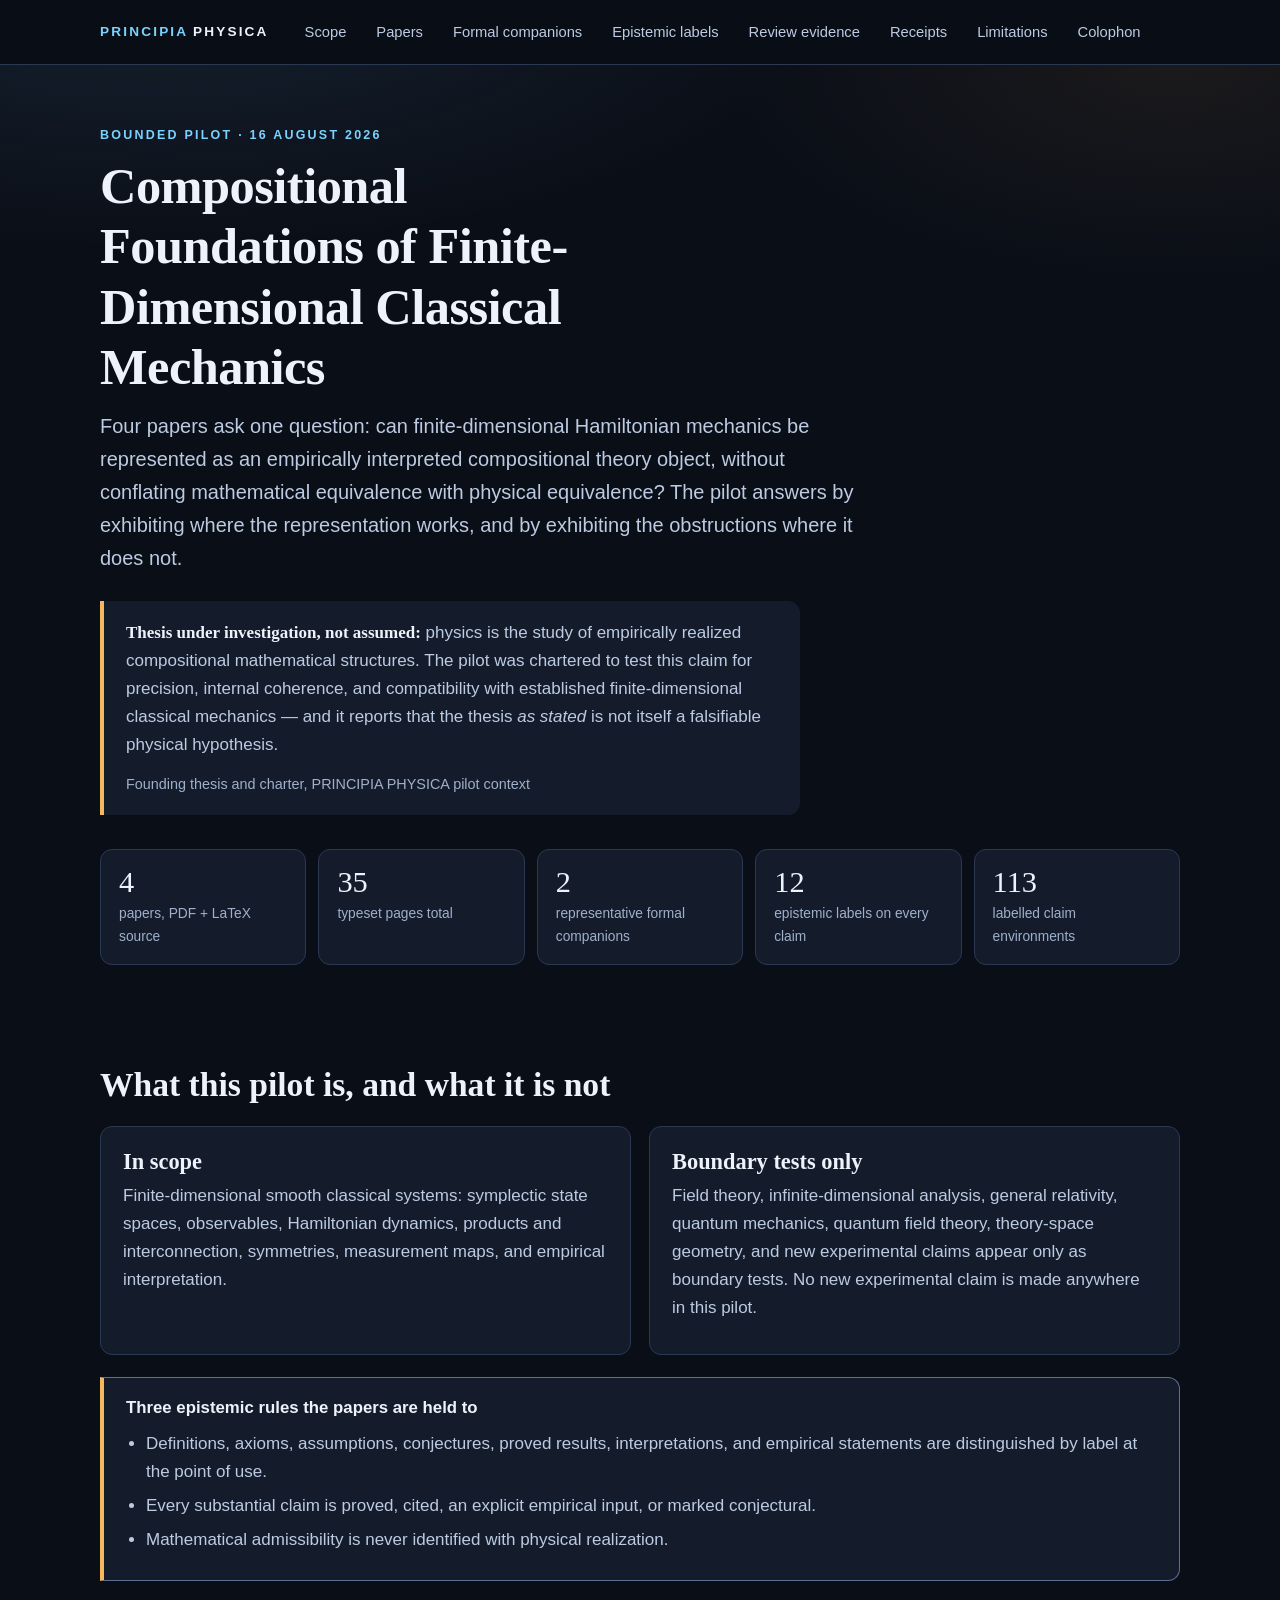
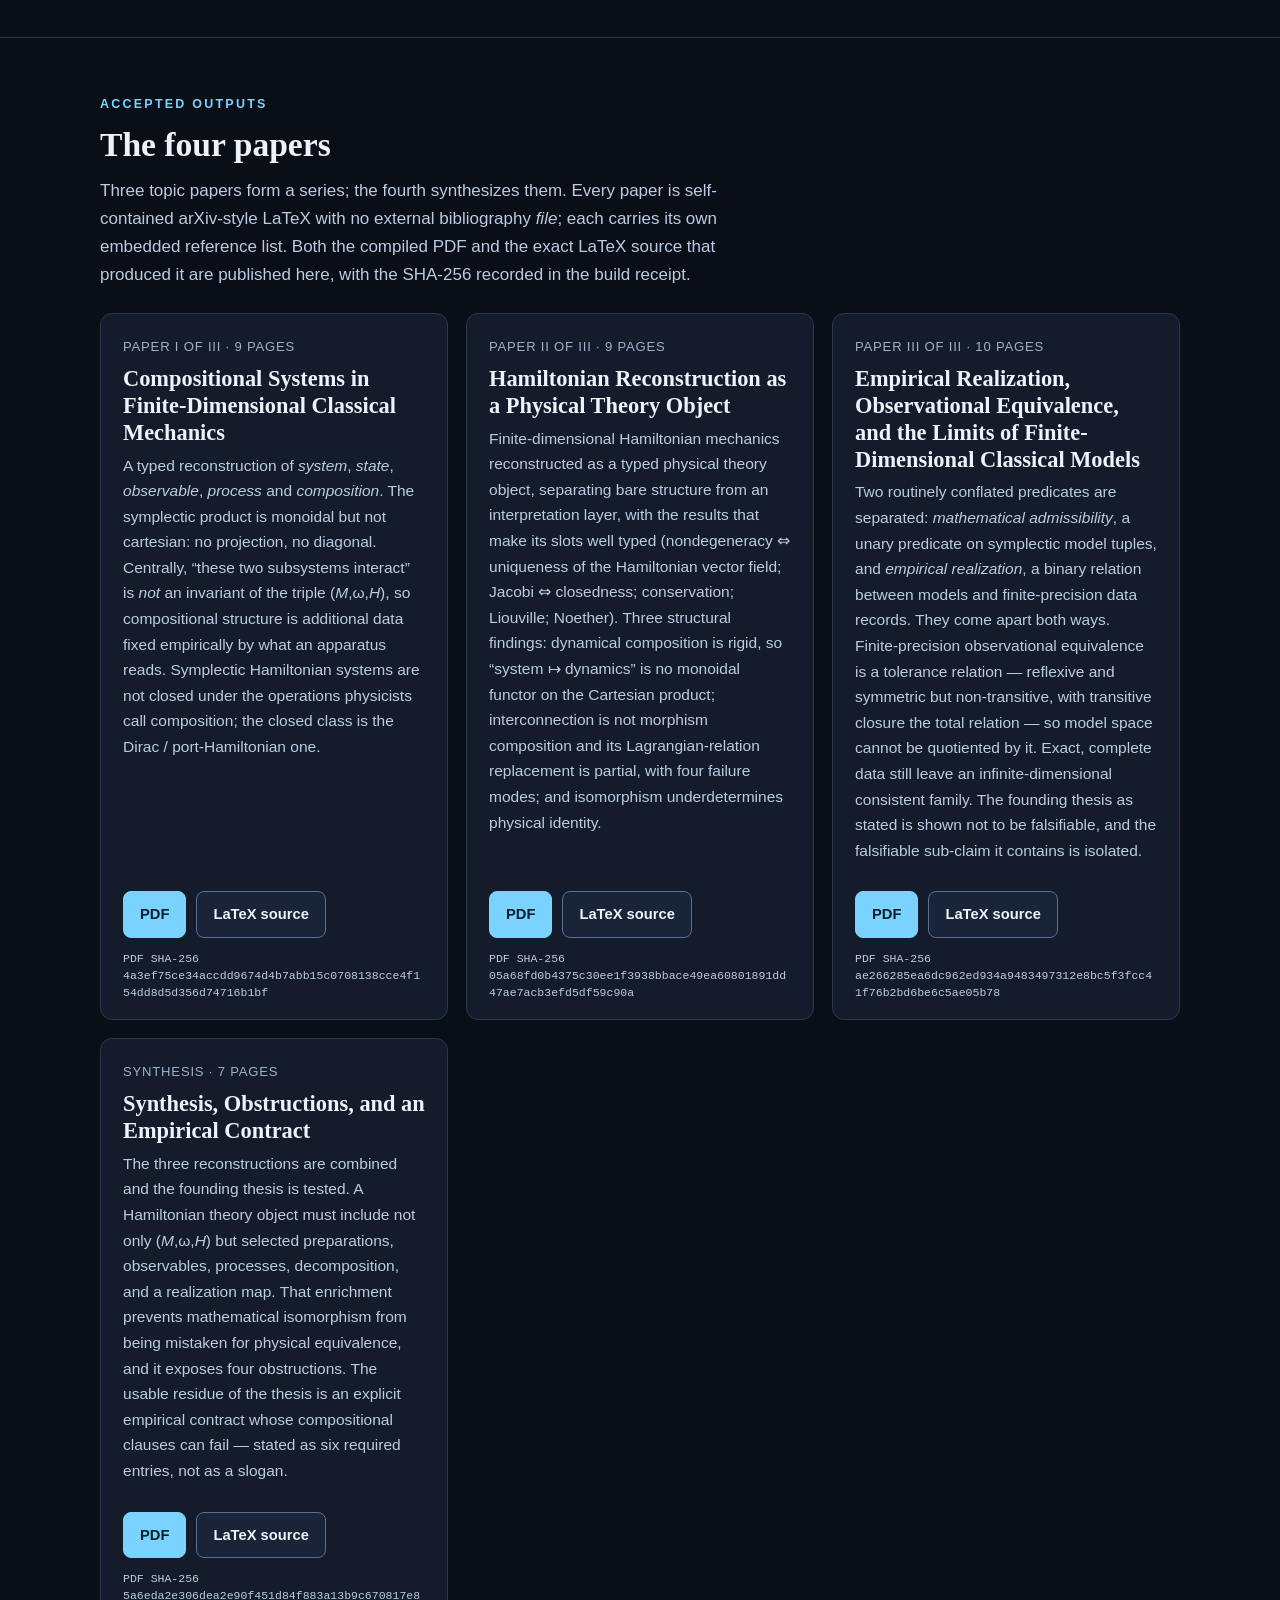
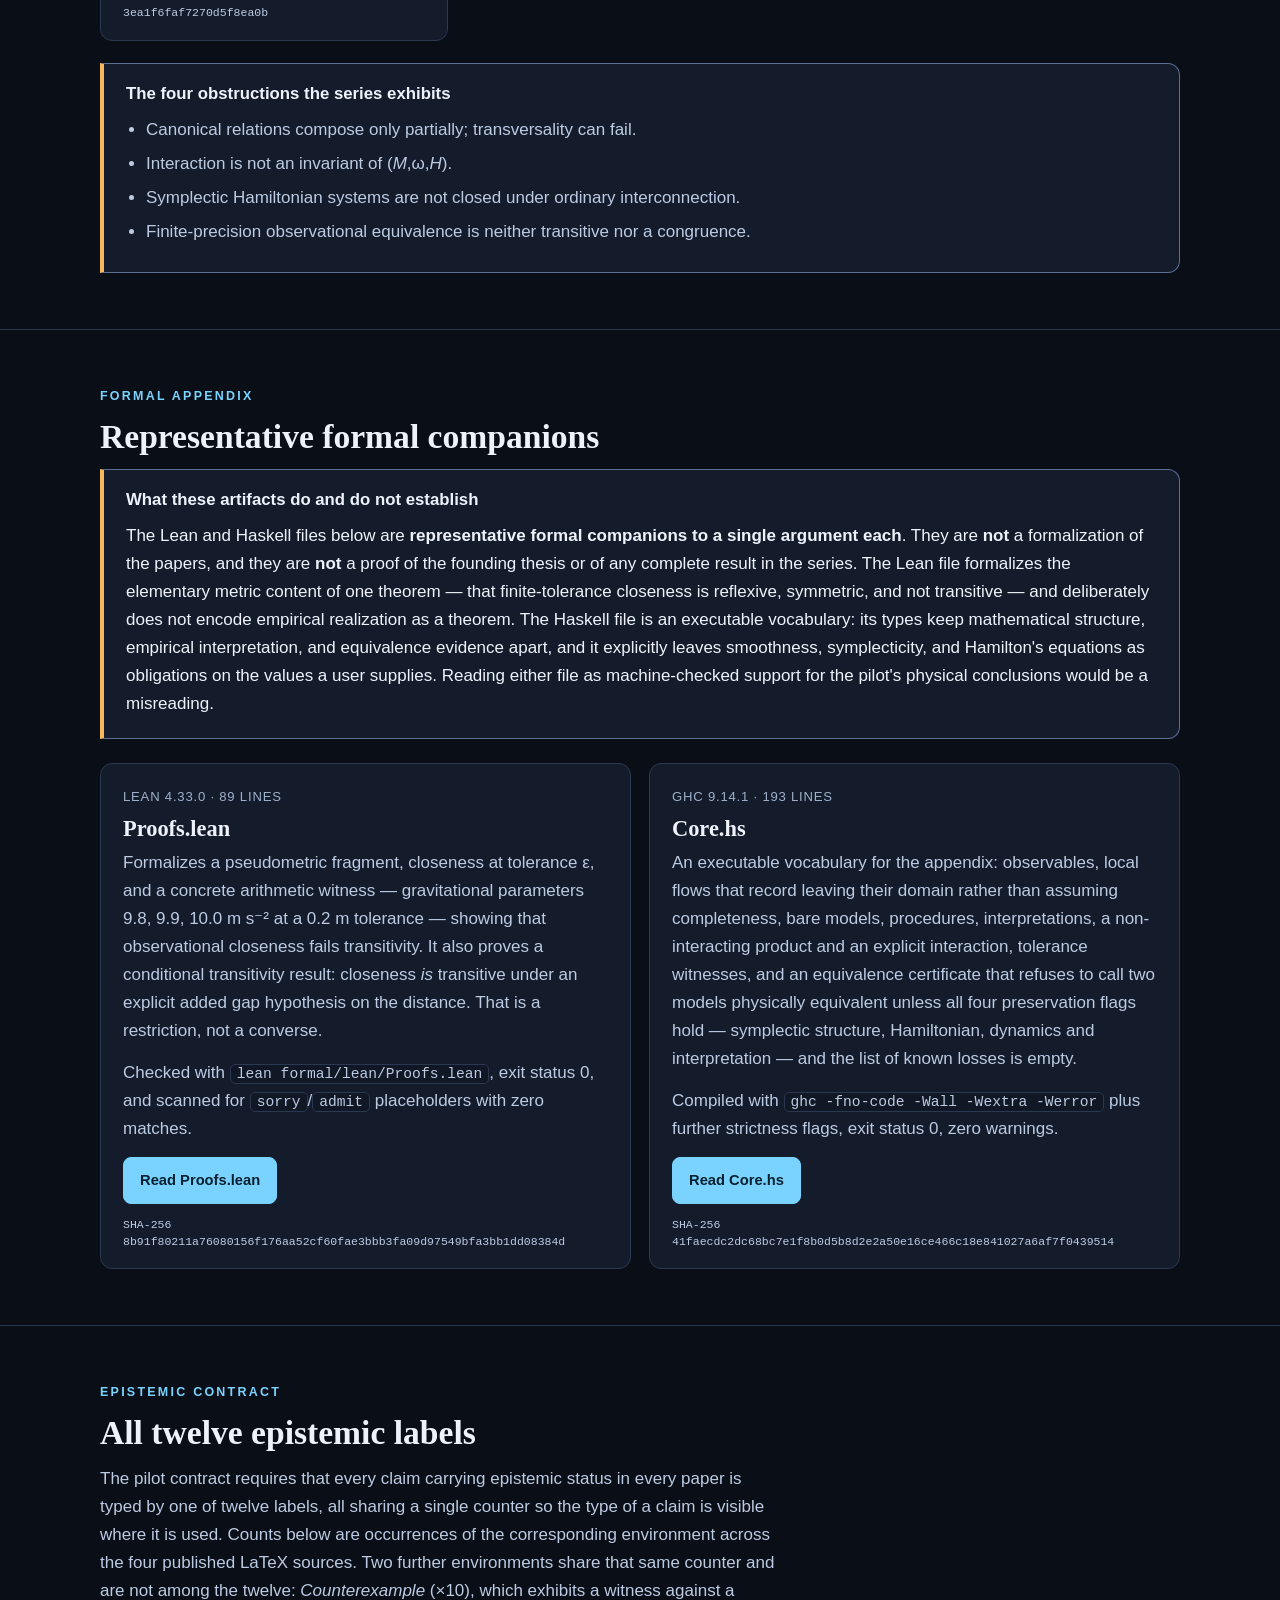
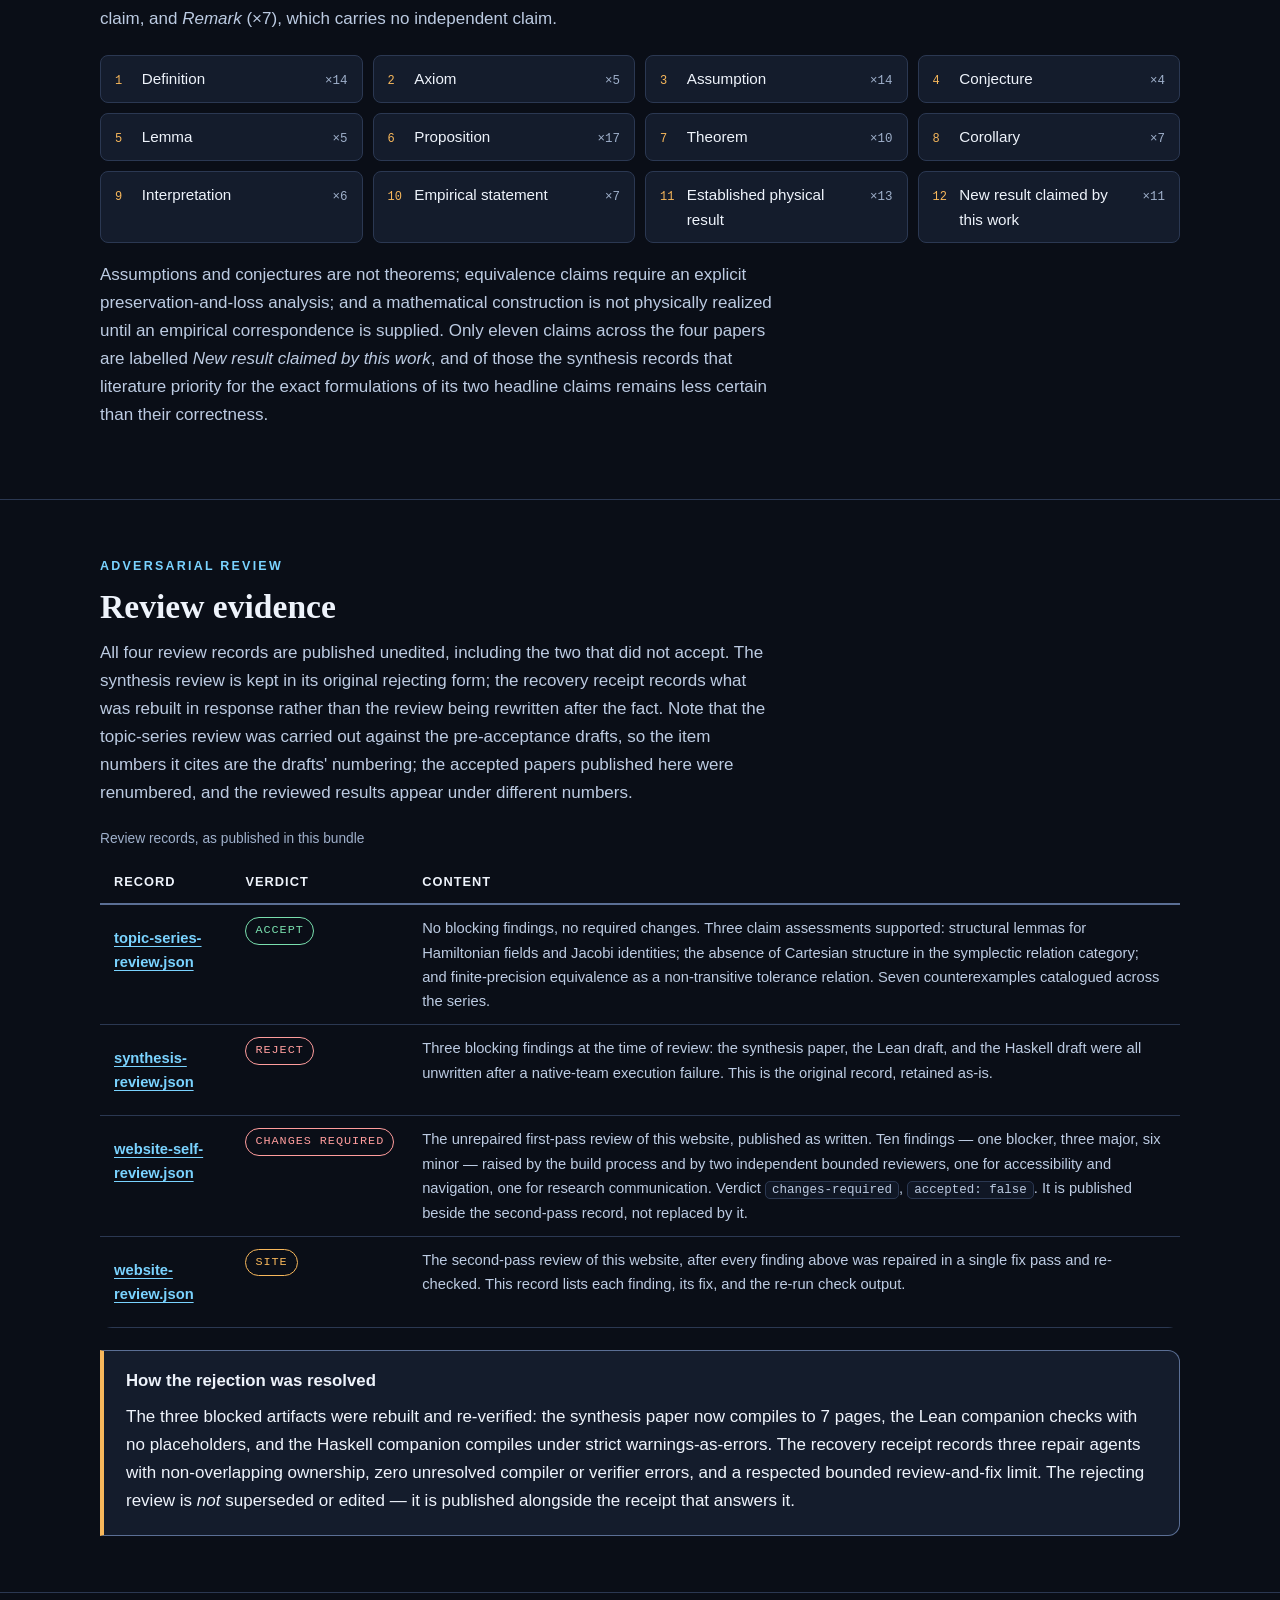
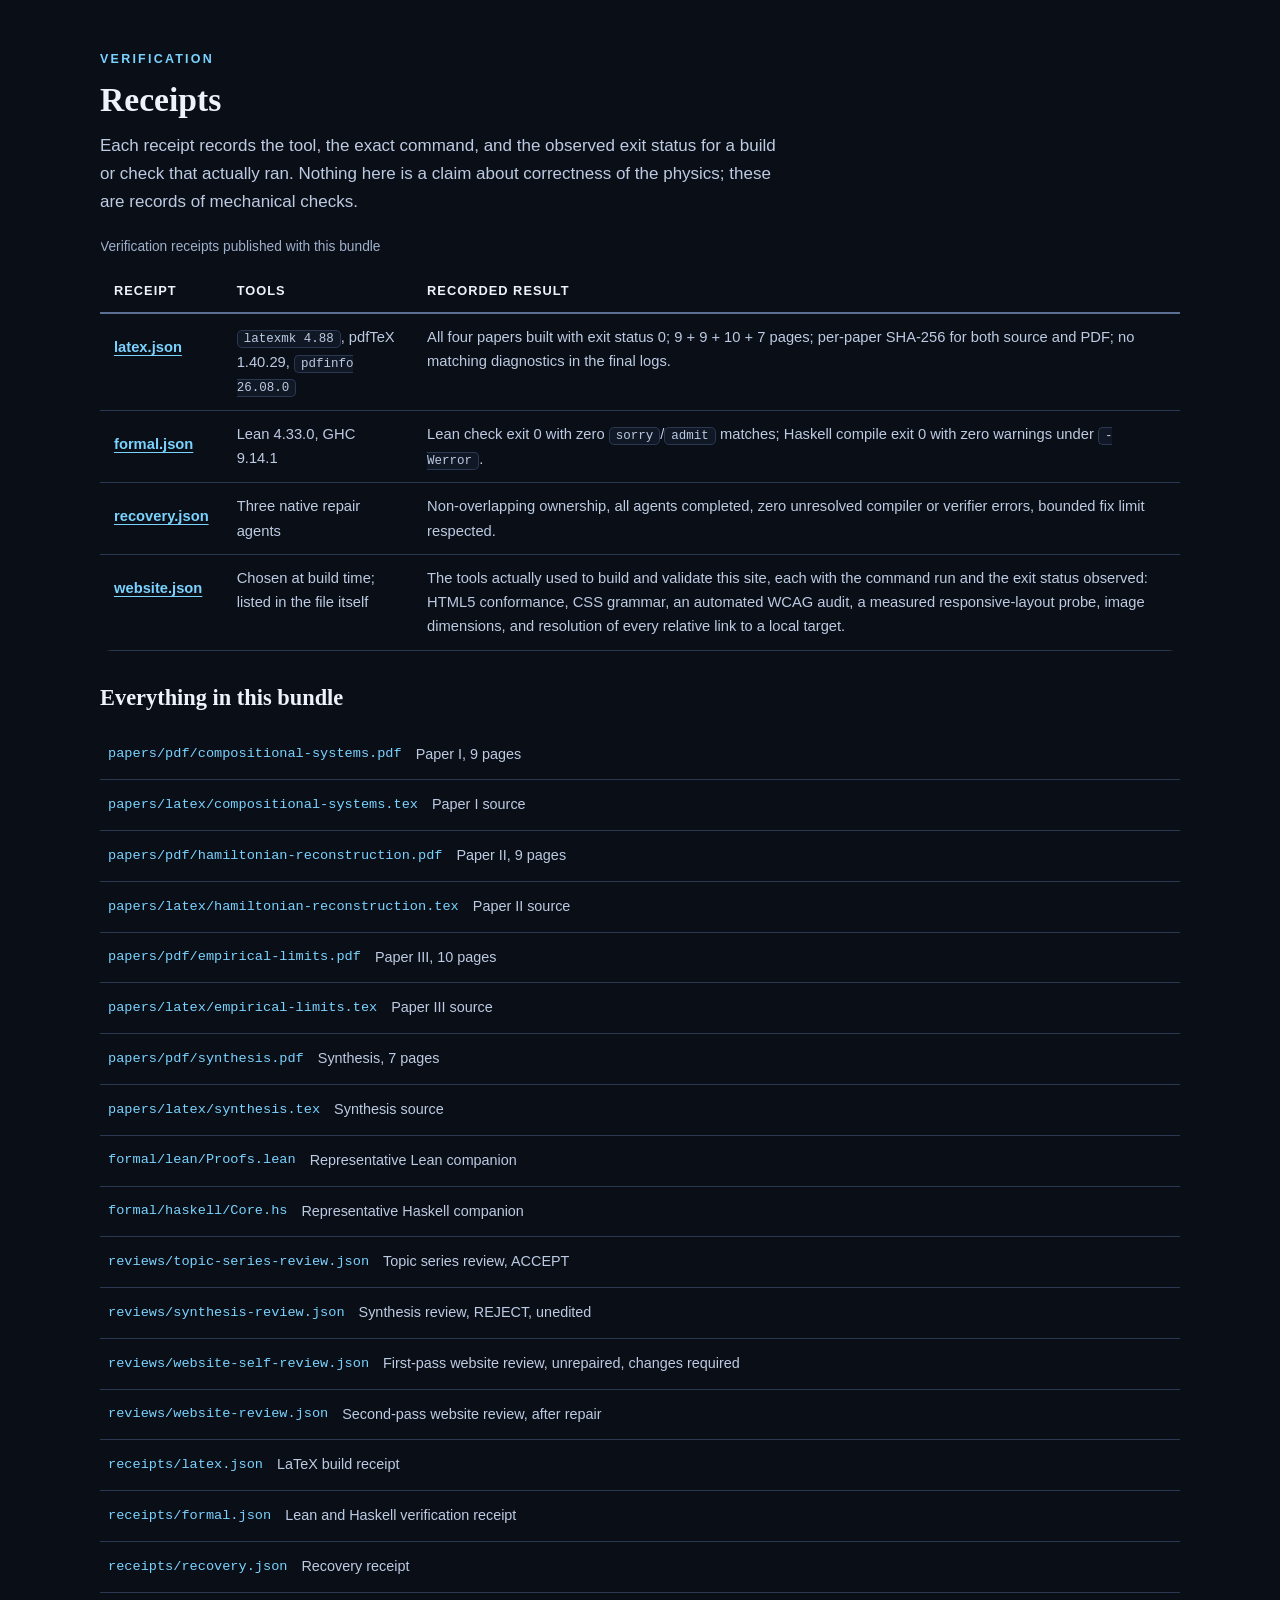
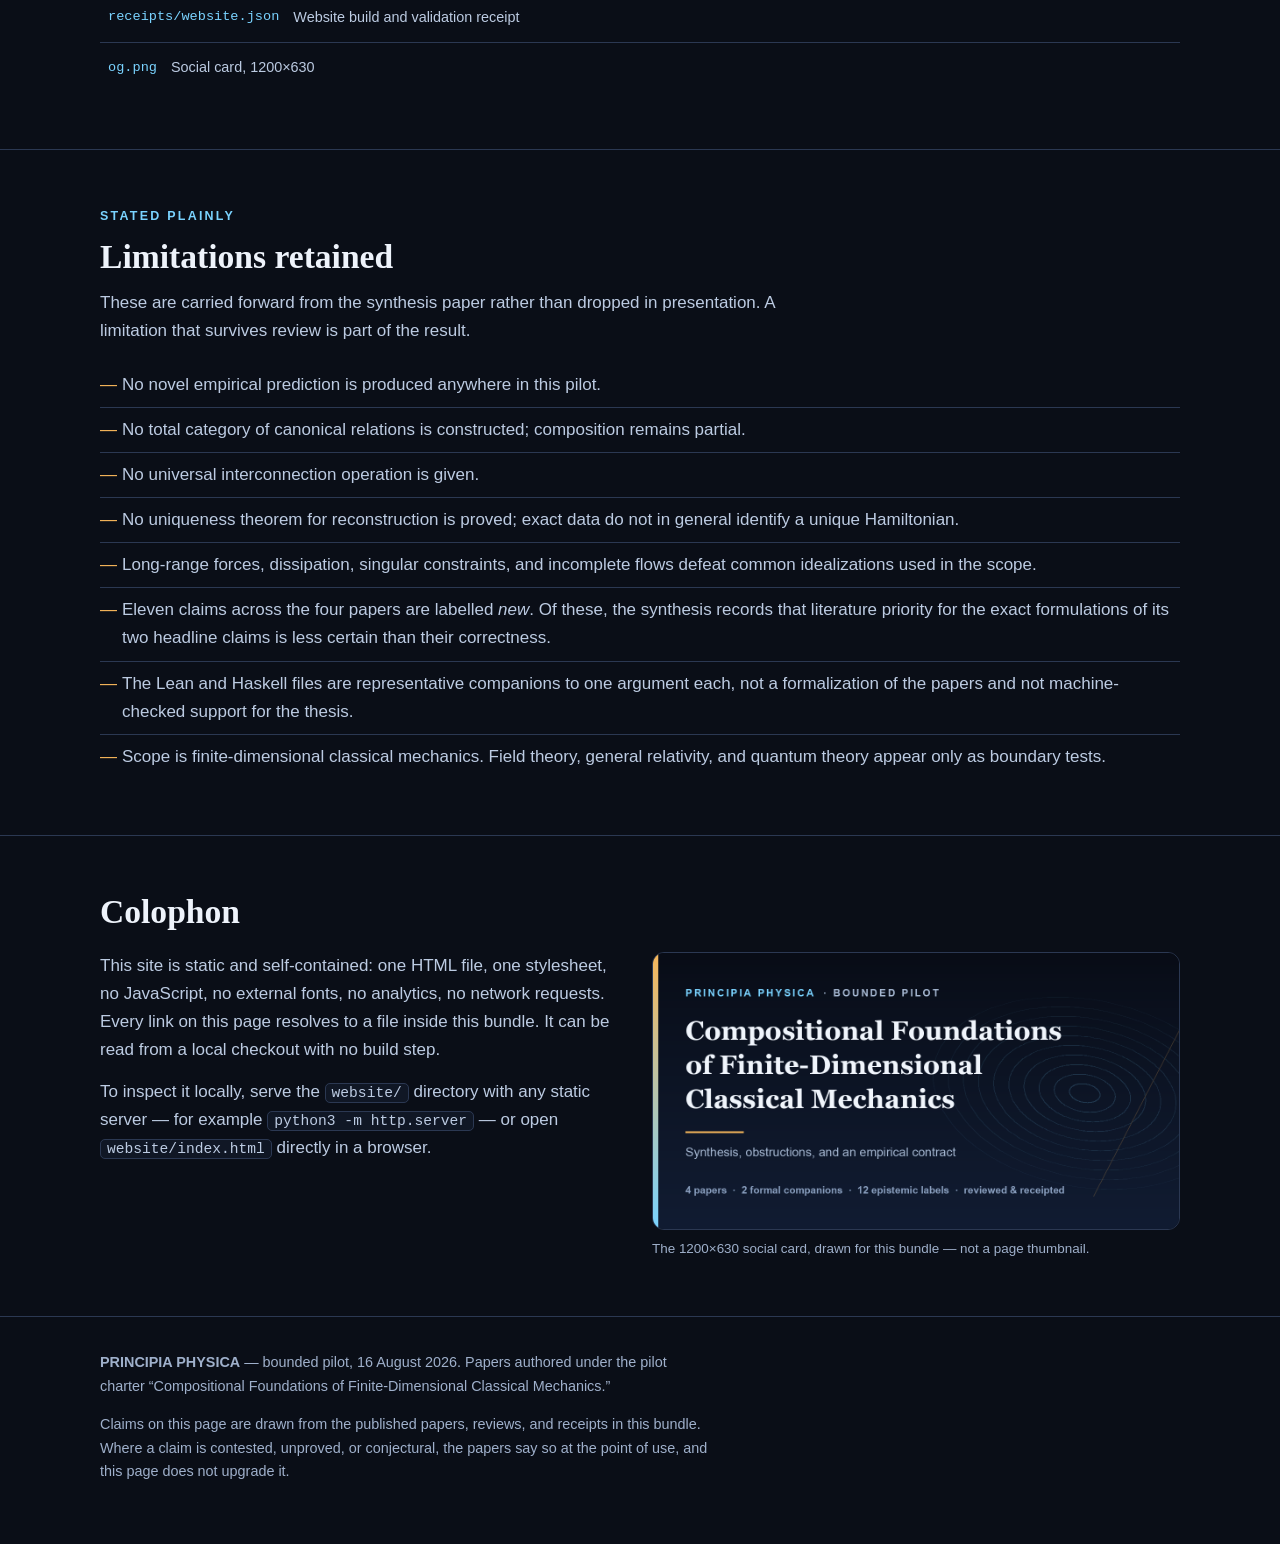
<file: website/index.html>
<!DOCTYPE html>
<html lang="en">
<head>
<meta charset="utf-8">
<meta name="viewport" content="width=device-width, initial-scale=1">
<title>Compositional Foundations of Classical Mechanics — PRINCIPIA PHYSICA</title>
<meta name="description" content="A bounded four-paper pilot testing whether finite-dimensional Hamiltonian mechanics can be represented as an empirically interpreted compositional theory object. Papers, representative Lean and Haskell companions, review evidence, and verification receipts.">
<meta name="color-scheme" content="dark">
<meta name="robots" content="index, follow">
<!-- Social card. The release step rewrote these to absolute URLs against the
     production origin that was actually deployed and read back. -->
<meta property="og:type" content="website">
<meta property="og:title" content="Compositional Foundations of Finite-Dimensional Classical Mechanics">
<meta property="og:description" content="PRINCIPIA PHYSICA bounded pilot: four reviewed papers, two representative formal companions, twelve epistemic labels, and verification receipts.">
<meta property="og:url" content="https://principia-physica-pilot.vercel.app/">
<meta property="og:image" content="https://principia-physica-pilot.vercel.app/og.png">
<meta property="og:image:width" content="1200">
<meta property="og:image:height" content="630">
<meta property="og:image:alt" content="Dark title card reading Compositional Foundations of Finite-Dimensional Classical Mechanics, with a faint symplectic phase-portrait motif.">
<meta name="twitter:card" content="summary_large_image">
<meta name="twitter:title" content="Compositional Foundations of Finite-Dimensional Classical Mechanics">
<meta name="twitter:description" content="PRINCIPIA PHYSICA bounded pilot: four reviewed papers, two representative formal companions, twelve epistemic labels, and verification receipts.">
<meta name="twitter:image" content="https://principia-physica-pilot.vercel.app/og.png">
<link rel="canonical" href="https://principia-physica-pilot.vercel.app/">
<link rel="stylesheet" href="styles.css">
<link rel="icon" href="data:image/svg+xml,%3Csvg xmlns='http://www.w3.org/2000/svg' viewBox='0 0 32 32'%3E%3Crect width='32' height='32' rx='6' fill='%230a0e17'/%3E%3Cellipse cx='16' cy='16' rx='11' ry='6.5' fill='none' stroke='%237ad3ff' stroke-width='1.6'/%3E%3Cellipse cx='16' cy='16' rx='5.5' ry='3.2' fill='none' stroke='%23f7b75b' stroke-width='1.6'/%3E%3C/svg%3E">
</head>
<body>

<a class="skip-link" href="#main">Skip to main content</a>

<header class="site-header">
  <div class="wrap">
    <a class="brand" href="#top"><span>PRINCIPIA</span> PHYSICA</a>
    <nav class="site-nav" aria-label="Section navigation">
      <ul>
        <li><a href="#scope">Scope</a></li>
        <li><a href="#papers">Papers</a></li>
        <li><a href="#formal">Formal companions</a></li>
        <li><a href="#labels">Epistemic labels</a></li>
        <li><a href="#reviews">Review evidence</a></li>
        <li><a href="#receipts">Receipts</a></li>
        <li><a href="#limits">Limitations</a></li>
        <li><a href="#colophon">Colophon</a></li>
      </ul>
    </nav>
  </div>
</header>

<main id="main">

  <div id="top" class="hero">
    <div class="wrap">
      <p class="eyebrow">Bounded pilot &middot; 16 August 2026</p>
      <h1>Compositional Foundations of Finite-Dimensional Classical Mechanics</h1>
      <p class="lede">Four papers ask one question: can finite-dimensional Hamiltonian mechanics be
      represented as an empirically interpreted compositional theory object, without conflating
      mathematical equivalence with physical equivalence? The pilot answers by exhibiting where the
      representation works, and by exhibiting the obstructions where it does not.</p>

      <blockquote class="thesis">
        <p><strong>Thesis under investigation, not assumed:</strong> physics is the study of
        empirically realized compositional mathematical structures. The pilot was chartered to test
        this claim for precision, internal coherence, and compatibility with established
        finite-dimensional classical mechanics &mdash; and it reports that the thesis <em>as
        stated</em> is not itself a falsifiable physical hypothesis.</p>
        <cite>Founding thesis and charter, PRINCIPIA PHYSICA pilot context</cite>
      </blockquote>

      <ul class="stats">
        <li><span class="num">4</span><span class="lbl">papers, PDF + LaTeX source</span></li>
        <li><span class="num">35</span><span class="lbl">typeset pages total</span></li>
        <li><span class="num">2</span><span class="lbl">representative formal companions</span></li>
        <li><span class="num">12</span><span class="lbl">epistemic labels on every claim</span></li>
        <li><span class="num">113</span><span class="lbl">labelled claim environments</span></li>
      </ul>
    </div>
  </div>

  <!-- ---------------------------------------------------------------- -->
  <section id="scope" class="band">
    <div class="wrap">
      <h2>What this pilot is, and what it is not</h2>
      <div class="grid two mt-20">
        <div class="card">
          <h3>In scope</h3>
          <p>Finite-dimensional smooth classical systems: symplectic state spaces, observables,
          Hamiltonian dynamics, products and interconnection, symmetries, measurement maps, and
          empirical interpretation.</p>
        </div>
        <div class="card">
          <h3>Boundary tests only</h3>
          <p>Field theory, infinite-dimensional analysis, general relativity, quantum mechanics,
          quantum field theory, theory-space geometry, and new experimental claims appear only as
          boundary tests. No new experimental claim is made anywhere in this pilot.</p>
        </div>
      </div>

      <div class="callout">
        <h3>Three epistemic rules the papers are held to</h3>
        <ul>
          <li>Definitions, axioms, assumptions, conjectures, proved results, interpretations, and
          empirical statements are distinguished by label at the point of use.</li>
          <li>Every substantial claim is proved, cited, an explicit empirical input, or marked
          conjectural.</li>
          <li>Mathematical admissibility is never identified with physical realization.</li>
        </ul>
      </div>
    </div>
  </section>

  <!-- ---------------------------------------------------------------- -->
  <section id="papers" class="band">
    <div class="wrap">
      <p class="eyebrow">Accepted outputs</p>
      <h2>The four papers</h2>
      <p class="section-intro">Three topic papers form a series; the fourth synthesizes them. Every
      paper is self-contained arXiv-style LaTeX with no external bibliography <em>file</em>; each
      carries its own embedded reference list. Both the compiled PDF
      and the exact LaTeX source that produced it are published here, with the SHA-256 recorded in
      the build receipt.</p>

      <div class="grid two mt-24">

        <article class="card paper">
          <p class="meta">Paper I of III &middot; 9 pages</p>
          <h3>Compositional Systems in Finite-Dimensional Classical Mechanics</h3>
          <p class="abstract">A typed reconstruction of <em>system</em>, <em>state</em>,
          <em>observable</em>, <em>process</em> and <em>composition</em>. The symplectic product is
          monoidal but not cartesian: no projection, no diagonal. Centrally, &ldquo;these two
          subsystems interact&rdquo; is <em>not</em> an invariant of the triple
          (<i>M</i>,&#969;,<i>H</i>), so compositional structure is additional data fixed empirically
          by what an apparatus reads. Symplectic Hamiltonian systems are not closed under the
          operations physicists call composition; the closed class is the Dirac / port-Hamiltonian
          one.</p>
          <div class="actions">
            <a class="btn btn-primary" href="papers/pdf/compositional-systems.pdf">PDF<span class="vh">, Compositional Systems in Finite-Dimensional Classical Mechanics</span></a>
            <a class="btn" href="papers/latex/compositional-systems.tex">LaTeX source<span class="vh">, Compositional Systems in Finite-Dimensional Classical Mechanics</span></a>
          </div>
          <p class="hashline"><span>PDF SHA-256</span><br>4a3ef75ce34accdd9674d4b7abb15c0708138cce4f154dd8d5d356d74716b1bf</p>
        </article>

        <article class="card paper">
          <p class="meta">Paper II of III &middot; 9 pages</p>
          <h3>Hamiltonian Reconstruction as a Physical Theory Object</h3>
          <p class="abstract">Finite-dimensional Hamiltonian mechanics reconstructed as a typed
          physical theory object, separating bare structure from an interpretation layer, with the
          results that make its slots well typed (nondegeneracy &hArr; uniqueness of the Hamiltonian
          vector field; Jacobi &hArr; closedness; conservation; Liouville; Noether). Three structural
          findings: dynamical composition is rigid, so &ldquo;system &#8614; dynamics&rdquo; is no
          monoidal functor on the Cartesian product; interconnection is not morphism composition and
          its Lagrangian-relation replacement is partial, with four failure modes; and isomorphism
          underdetermines physical identity.</p>
          <div class="actions">
            <a class="btn btn-primary" href="papers/pdf/hamiltonian-reconstruction.pdf">PDF<span class="vh">, Hamiltonian Reconstruction as a Physical Theory Object</span></a>
            <a class="btn" href="papers/latex/hamiltonian-reconstruction.tex">LaTeX source<span class="vh">, Hamiltonian Reconstruction as a Physical Theory Object</span></a>
          </div>
          <p class="hashline"><span>PDF SHA-256</span><br>05a68fd0b4375c30ee1f3938bbace49ea60801891dd47ae7acb3efd5df59c90a</p>
        </article>

        <article class="card paper">
          <p class="meta">Paper III of III &middot; 10 pages</p>
          <h3>Empirical Realization, Observational Equivalence, and the Limits of Finite-Dimensional Classical Models</h3>
          <p class="abstract">Two routinely conflated predicates are separated: <em>mathematical
          admissibility</em>, a unary predicate on symplectic model tuples, and <em>empirical
          realization</em>, a binary relation between models and finite-precision data records. They
          come apart both ways. Finite-precision observational equivalence is a tolerance relation
          &mdash; reflexive and symmetric but non-transitive, with transitive closure the total
          relation &mdash; so model space cannot be quotiented by it. Exact, complete data still leave
          an infinite-dimensional consistent family. The founding thesis as stated is shown not to be
          falsifiable, and the falsifiable sub-claim it contains is isolated.</p>
          <div class="actions">
            <a class="btn btn-primary" href="papers/pdf/empirical-limits.pdf">PDF<span class="vh">, Empirical Realization, Observational Equivalence, and the Limits of Finite-Dimensional Classical Models</span></a>
            <a class="btn" href="papers/latex/empirical-limits.tex">LaTeX source<span class="vh">, Empirical Realization, Observational Equivalence, and the Limits of Finite-Dimensional Classical Models</span></a>
          </div>
          <p class="hashline"><span>PDF SHA-256</span><br>ae266285ea6dc962ed934a9483497312e8bc5f3fcc41f76b2bd6be6c5ae05b78</p>
        </article>

        <article class="card paper">
          <p class="meta">Synthesis &middot; 7 pages</p>
          <h3>Synthesis, Obstructions, and an Empirical Contract</h3>
          <p class="abstract">The three reconstructions are combined and the founding thesis is
          tested. A Hamiltonian theory object must include not only (<i>M</i>,&#969;,<i>H</i>) but
          selected preparations, observables, processes, decomposition, and a realization map. That
          enrichment prevents mathematical isomorphism from being mistaken for physical equivalence,
          and it exposes four obstructions. The usable residue of the thesis is an explicit empirical
          contract whose compositional clauses can fail &mdash; stated as six required entries, not as
          a slogan.</p>
          <div class="actions">
            <a class="btn btn-primary" href="papers/pdf/synthesis.pdf">PDF<span class="vh">, Synthesis, Obstructions, and an Empirical Contract</span></a>
            <a class="btn" href="papers/latex/synthesis.tex">LaTeX source<span class="vh">, Synthesis, Obstructions, and an Empirical Contract</span></a>
          </div>
          <p class="hashline"><span>PDF SHA-256</span><br>5a6eda2e306dea2e90f451d84f883a13b9c670817e83ea1f6faf7270d5f8ea0b</p>
        </article>

      </div>

      <div class="callout">
        <h3>The four obstructions the series exhibits</h3>
        <ul>
          <li>Canonical relations compose only partially; transversality can fail.</li>
          <li>Interaction is not an invariant of (<i>M</i>,&#969;,<i>H</i>).</li>
          <li>Symplectic Hamiltonian systems are not closed under ordinary interconnection.</li>
          <li>Finite-precision observational equivalence is neither transitive nor a congruence.</li>
        </ul>
      </div>
    </div>
  </section>

  <!-- ---------------------------------------------------------------- -->
  <section id="formal" class="band">
    <div class="wrap">
      <p class="eyebrow">Formal appendix</p>
      <h2>Representative formal companions</h2>

      <div class="callout mt-0">
        <h3>What these artifacts do and do not establish</h3>
        <p>The Lean and Haskell files below are <strong>representative formal companions to a single
        argument each</strong>. They are <strong>not</strong> a formalization of the papers, and they
        are <strong>not</strong> a proof of the founding thesis or of any complete result in the
        series. The Lean file formalizes the elementary metric content of one theorem &mdash; that
        finite-tolerance closeness is reflexive, symmetric, and not transitive &mdash; and
        deliberately does not encode empirical realization as a theorem. The Haskell file is an
        executable vocabulary: its types keep mathematical structure, empirical interpretation, and
        equivalence evidence apart, and it explicitly leaves smoothness, symplecticity, and
        Hamilton's equations as obligations on the values a user supplies. Reading either file as
        machine-checked support for the pilot's physical conclusions would be a misreading.</p>
      </div>

      <div class="grid two mt-24">
        <article class="card">
          <p class="meta">Lean 4.33.0 &middot; 89 lines</p>
          <h3>Proofs.lean</h3>
          <p>Formalizes a pseudometric fragment, closeness at tolerance &#949;, and a concrete
          arithmetic witness &mdash; gravitational parameters 9.8, 9.9, 10.0 m&nbsp;s&#8315;&#178; at a
          0.2&nbsp;m tolerance &mdash; showing that observational closeness fails transitivity. It also
          proves a conditional transitivity result: closeness <em>is</em> transitive under an explicit
          added gap hypothesis on the distance. That is a restriction, not a converse.</p>
          <p>Checked with <code>lean formal/lean/Proofs.lean</code>, exit status 0, and scanned for
          <code>sorry</code>/<code>admit</code> placeholders with zero matches.</p>
          <div class="actions">
            <a class="btn btn-primary" href="formal/lean/Proofs.lean">Read Proofs.lean</a>
          </div>
          <p class="hashline"><span>SHA-256</span><br>8b91f80211a76080156f176aa52cf60fae3bbb3fa09d97549bfa3bb1dd08384d</p>
        </article>

        <article class="card">
          <p class="meta">GHC 9.14.1 &middot; 193 lines</p>
          <h3>Core.hs</h3>
          <p>An executable vocabulary for the appendix: observables, local flows that record leaving
          their domain rather than assuming completeness, bare models, procedures, interpretations,
          a non-interacting product and an explicit interaction, tolerance witnesses, and an
          equivalence certificate that refuses to call two models physically equivalent unless all
          four preservation flags hold &mdash; symplectic structure, Hamiltonian, dynamics and
          interpretation &mdash; and the list of known losses is empty.</p>
          <p>Compiled with <code>ghc -fno-code -Wall -Wextra -Werror</code> plus further strictness
          flags, exit status 0, zero warnings.</p>
          <div class="actions">
            <a class="btn btn-primary" href="formal/haskell/Core.hs">Read Core.hs</a>
          </div>
          <p class="hashline"><span>SHA-256</span><br>41faecdc2dc68bc7e1f8b0d5b8d2e2a50e16ce466c18e841027a6af7f0439514</p>
        </article>
      </div>
    </div>
  </section>

  <!-- ---------------------------------------------------------------- -->
  <section id="labels" class="band">
    <div class="wrap">
      <p class="eyebrow">Epistemic contract</p>
      <h2>All twelve epistemic labels</h2>
      <p class="section-intro">The pilot contract requires that every claim carrying epistemic status
      in every paper is typed by one of twelve labels, all sharing a single counter so the type of a
      claim is visible where it is used. Counts below are occurrences of the corresponding environment
      across the four published LaTeX sources. Two further environments share that same counter and are
      not among the twelve: <em>Counterexample</em> (&times;10), which exhibits a witness against a
      claim, and <em>Remark</em> (&times;7), which carries no independent claim.</p>

      <ul class="labels">
        <li>Definition <span class="count">&times;14</span></li>
        <li>Axiom <span class="count">&times;5</span></li>
        <li>Assumption <span class="count">&times;14</span></li>
        <li>Conjecture <span class="count">&times;4</span></li>
        <li>Lemma <span class="count">&times;5</span></li>
        <li>Proposition <span class="count">&times;17</span></li>
        <li>Theorem <span class="count">&times;10</span></li>
        <li>Corollary <span class="count">&times;7</span></li>
        <li>Interpretation <span class="count">&times;6</span></li>
        <li>Empirical statement <span class="count">&times;7</span></li>
        <li>Established physical result <span class="count">&times;13</span></li>
        <li>New result claimed by this work <span class="count">&times;11</span></li>
      </ul>

      <p class="section-intro mt-18">Assumptions and conjectures are not theorems;
      equivalence claims require an explicit preservation-and-loss analysis; and a mathematical
      construction is not physically realized until an empirical correspondence is supplied. Only
      eleven claims across the four papers are labelled <em>New result claimed by this work</em>, and
      of those the synthesis records that literature priority for the exact formulations of its two
      headline claims remains less certain than their correctness.</p>
    </div>
  </section>

  <!-- ---------------------------------------------------------------- -->
  <section id="reviews" class="band">
    <div class="wrap">
      <p class="eyebrow">Adversarial review</p>
      <h2>Review evidence</h2>
      <p class="section-intro">All four review records are published unedited, including the two that
      did not accept. The synthesis review is kept in its original rejecting form; the recovery receipt
      records what was rebuilt in response rather than the review being rewritten after the fact. Note
      that the topic-series review was carried out against the pre-acceptance drafts, so the item
      numbers it cites are the drafts' numbering; the accepted papers published here were renumbered,
      and the reviewed results appear under different numbers.</p>

      <section class="table-scroll" tabindex="0" aria-label="Review records, scrollable">
        <table>
          <caption>Review records, as published in this bundle</caption>
          <thead>
            <tr><th scope="col">Record</th><th scope="col">Verdict</th><th scope="col">Content</th></tr>
          </thead>
          <tbody>
            <tr>
              <th scope="row"><a href="reviews/topic-series-review.json">topic-series-review.json</a></th>
              <td><span class="pill pill-accept">ACCEPT</span></td>
              <td>No blocking findings, no required changes. Three claim assessments supported:
              structural lemmas for Hamiltonian fields and Jacobi identities; the absence of Cartesian
              structure in the symplectic relation category; and finite-precision equivalence as a
              non-transitive tolerance relation. Seven counterexamples catalogued across the series.</td>
            </tr>
            <tr>
              <th scope="row"><a href="reviews/synthesis-review.json">synthesis-review.json</a></th>
              <td><span class="pill pill-reject">REJECT</span></td>
              <td>Three blocking findings at the time of review: the synthesis paper, the Lean draft,
              and the Haskell draft were all unwritten after a native-team execution failure. This is
              the original record, retained as-is.</td>
            </tr>
            <tr>
              <th scope="row"><a href="reviews/website-self-review.json">website-self-review.json</a></th>
              <td><span class="pill pill-reject">CHANGES REQUIRED</span></td>
              <td>The unrepaired first-pass review of this website, published as written. Ten findings
              &mdash; one blocker, three major, six minor &mdash; raised by the build process and by two
              independent bounded reviewers, one for accessibility and navigation, one for research
              communication. Verdict <code>changes-required</code>, <code>accepted: false</code>. It is
              published beside the second-pass record, not replaced by it.</td>
            </tr>
            <tr>
              <th scope="row"><a href="reviews/website-review.json">website-review.json</a></th>
              <td><span class="pill pill-note">SITE</span></td>
              <td>The second-pass review of this website, after every finding above was repaired in a
              single fix pass and re-checked. This record lists each finding, its fix, and the re-run
              check output.</td>
            </tr>
          </tbody>
        </table>
      </section>

      <div class="callout">
        <h3>How the rejection was resolved</h3>
        <p>The three blocked artifacts were rebuilt and re-verified: the synthesis paper now compiles
        to 7 pages, the Lean companion checks with no placeholders, and the Haskell companion compiles
        under strict warnings-as-errors. The recovery receipt records three repair agents with
        non-overlapping ownership, zero unresolved compiler or verifier errors, and a respected bounded
        review-and-fix limit. The rejecting review is <em>not</em> superseded or edited &mdash; it is
        published alongside the receipt that answers it.</p>
      </div>
    </div>
  </section>

  <!-- ---------------------------------------------------------------- -->
  <section id="receipts" class="band">
    <div class="wrap">
      <p class="eyebrow">Verification</p>
      <h2>Receipts</h2>
      <p class="section-intro">Each receipt records the tool, the exact command, and the observed exit
      status for a build or check that actually ran. Nothing here is a claim about correctness of the
      physics; these are records of mechanical checks.</p>

      <section class="table-scroll" tabindex="0" aria-label="Verification receipts, scrollable">
        <table>
          <caption>Verification receipts published with this bundle</caption>
          <thead>
            <tr><th scope="col">Receipt</th><th scope="col">Tools</th><th scope="col">Recorded result</th></tr>
          </thead>
          <tbody>
            <tr>
              <th scope="row"><a href="receipts/latex.json">latex.json</a></th>
              <td><code>latexmk 4.88</code>, pdfTeX 1.40.29, <code>pdfinfo 26.08.0</code></td>
              <td>All four papers built with exit status 0; 9 + 9 + 10 + 7 pages; per-paper SHA-256 for
              both source and PDF; no matching diagnostics in the final logs.</td>
            </tr>
            <tr>
              <th scope="row"><a href="receipts/formal.json">formal.json</a></th>
              <td>Lean 4.33.0, GHC 9.14.1</td>
              <td>Lean check exit 0 with zero <code>sorry</code>/<code>admit</code> matches; Haskell
              compile exit 0 with zero warnings under <code>-Werror</code>.</td>
            </tr>
            <tr>
              <th scope="row"><a href="receipts/recovery.json">recovery.json</a></th>
              <td>Three native repair agents</td>
              <td>Non-overlapping ownership, all agents completed, zero unresolved compiler or verifier
              errors, bounded fix limit respected.</td>
            </tr>
            <tr>
              <th scope="row"><a href="receipts/website.json">website.json</a></th>
              <td>Chosen at build time; listed in the file itself</td>
              <td>The tools actually used to build and validate this site, each with the command run
              and the exit status observed: HTML5 conformance, CSS grammar, an automated WCAG audit, a
              measured responsive-layout probe, image dimensions, and resolution of every relative link
              to a local target.</td>
            </tr>
          </tbody>
        </table>
      </section>

      <h3 class="mt-34">Everything in this bundle</h3>
      <ul class="file-list">
        <li><a href="papers/pdf/compositional-systems.pdf"><span class="path">papers/pdf/compositional-systems.pdf</span> <span class="what">Paper I, 9 pages</span></a></li>
        <li><a href="papers/latex/compositional-systems.tex"><span class="path">papers/latex/compositional-systems.tex</span> <span class="what">Paper I source</span></a></li>
        <li><a href="papers/pdf/hamiltonian-reconstruction.pdf"><span class="path">papers/pdf/hamiltonian-reconstruction.pdf</span> <span class="what">Paper II, 9 pages</span></a></li>
        <li><a href="papers/latex/hamiltonian-reconstruction.tex"><span class="path">papers/latex/hamiltonian-reconstruction.tex</span> <span class="what">Paper II source</span></a></li>
        <li><a href="papers/pdf/empirical-limits.pdf"><span class="path">papers/pdf/empirical-limits.pdf</span> <span class="what">Paper III, 10 pages</span></a></li>
        <li><a href="papers/latex/empirical-limits.tex"><span class="path">papers/latex/empirical-limits.tex</span> <span class="what">Paper III source</span></a></li>
        <li><a href="papers/pdf/synthesis.pdf"><span class="path">papers/pdf/synthesis.pdf</span> <span class="what">Synthesis, 7 pages</span></a></li>
        <li><a href="papers/latex/synthesis.tex"><span class="path">papers/latex/synthesis.tex</span> <span class="what">Synthesis source</span></a></li>
        <li><a href="formal/lean/Proofs.lean"><span class="path">formal/lean/Proofs.lean</span> <span class="what">Representative Lean companion</span></a></li>
        <li><a href="formal/haskell/Core.hs"><span class="path">formal/haskell/Core.hs</span> <span class="what">Representative Haskell companion</span></a></li>
        <li><a href="reviews/topic-series-review.json"><span class="path">reviews/topic-series-review.json</span> <span class="what">Topic series review, ACCEPT</span></a></li>
        <li><a href="reviews/synthesis-review.json"><span class="path">reviews/synthesis-review.json</span> <span class="what">Synthesis review, REJECT, unedited</span></a></li>
        <li><a href="reviews/website-self-review.json"><span class="path">reviews/website-self-review.json</span> <span class="what">First-pass website review, unrepaired, changes required</span></a></li>
        <li><a href="reviews/website-review.json"><span class="path">reviews/website-review.json</span> <span class="what">Second-pass website review, after repair</span></a></li>
        <li><a href="receipts/latex.json"><span class="path">receipts/latex.json</span> <span class="what">LaTeX build receipt</span></a></li>
        <li><a href="receipts/formal.json"><span class="path">receipts/formal.json</span> <span class="what">Lean and Haskell verification receipt</span></a></li>
        <li><a href="receipts/recovery.json"><span class="path">receipts/recovery.json</span> <span class="what">Recovery receipt</span></a></li>
        <li><a href="receipts/website.json"><span class="path">receipts/website.json</span> <span class="what">Website build and validation receipt</span></a></li>
        <li><a href="og.png"><span class="path">og.png</span> <span class="what">Social card, 1200&times;630</span></a></li>
      </ul>
    </div>
  </section>

  <!-- ---------------------------------------------------------------- -->
  <section id="limits" class="band">
    <div class="wrap">
      <p class="eyebrow">Stated plainly</p>
      <h2>Limitations retained</h2>
      <p class="section-intro">These are carried forward from the synthesis paper rather than dropped
      in presentation. A limitation that survives review is part of the result.</p>

      <ul class="plain">
        <li>No novel empirical prediction is produced anywhere in this pilot.</li>
        <li>No total category of canonical relations is constructed; composition remains partial.</li>
        <li>No universal interconnection operation is given.</li>
        <li>No uniqueness theorem for reconstruction is proved; exact data do not in general identify a
        unique Hamiltonian.</li>
        <li>Long-range forces, dissipation, singular constraints, and incomplete flows defeat common
        idealizations used in the scope.</li>
        <li>Eleven claims across the four papers are labelled <em>new</em>. Of these, the synthesis
        records that literature priority for the exact formulations of its two headline claims is
        less certain than their correctness.</li>
        <li>The Lean and Haskell files are representative companions to one argument each, not a
        formalization of the papers and not machine-checked support for the thesis.</li>
        <li>Scope is finite-dimensional classical mechanics. Field theory, general relativity, and
        quantum theory appear only as boundary tests.</li>
      </ul>
    </div>
  </section>

  <!-- ---------------------------------------------------------------- -->
  <section id="colophon" class="band">
    <div class="wrap">
      <h2>Colophon</h2>
      <div class="colophon-grid mt-20">
        <div>
          <p class="section-intro">This site is static and self-contained: one HTML file, one
          stylesheet, no JavaScript, no external fonts, no analytics, no network requests. Every link
          on this page resolves to a file inside this bundle. It can be read from a local checkout
          with no build step.</p>
          <p class="section-intro">To inspect it locally, serve the <code>website/</code> directory
          with any static server &mdash; for example <code>python3 -m http.server</code> &mdash; or
          open <code>website/index.html</code> directly in a browser.</p>
        </div>
        <figure>
          <img class="og-preview" src="og.png" width="1200" height="630"
               alt="Social card: dark title card reading Compositional Foundations of Finite-Dimensional Classical Mechanics, with the subtitle Synthesis, obstructions, and an empirical contract and a faint symplectic phase-portrait motif.">
          <figcaption>The 1200&times;630 social card, drawn for this bundle &mdash; not a page
          thumbnail.</figcaption>
        </figure>
      </div>
    </div>
  </section>

</main>

<footer class="site-footer">
  <div class="wrap">
    <p><strong>PRINCIPIA PHYSICA</strong> &mdash; bounded pilot, 16 August 2026. Papers authored under
    the pilot charter &ldquo;Compositional Foundations of Finite-Dimensional Classical Mechanics.&rdquo;</p>
    <p>Claims on this page are drawn from the published papers, reviews, and receipts in this bundle.
    Where a claim is contested, unproved, or conjectural, the papers say so at the point of use, and
    this page does not upgrade it.</p>
  </div>
</footer>

</body>
</html>
</file>
<file: website/styles.css>
/* PRINCIPIA PHYSICA — bounded pilot site.
   Self-contained: no external fonts, no CDN, no JavaScript. */

:root {
  --ink:        #0a0e17;
  --ink-2:      #101725;
  --surface:    #141c2c;
  --surface-2:  #1a2438;
  --border:     #2b3852;
  --border-hi:  #5b6f95;
  --text:       #eef3fb;
  --muted:      #bccbe2;
  --muted-dim:  #9fb0cb;
  --cyan:       #7ad3ff;
  --amber:      #f7b75b;
  --green:      #79dfae;
  --red:        #ff9d9d;
  --radius:     12px;
  --maxw:       1120px;
  --serif: Georgia, "Iowan Old Style", "Times New Roman", Times, serif;
  --sans: -apple-system, BlinkMacSystemFont, "Segoe UI", Roboto, "Helvetica Neue", Arial, sans-serif;
  --mono: ui-monospace, SFMono-Regular, Menlo, Consolas, "Liberation Mono", monospace;
}

*, *::before, *::after { box-sizing: border-box; }

html { -webkit-text-size-adjust: 100%; scroll-behavior: smooth; }

@media (prefers-reduced-motion: reduce) {
  html { scroll-behavior: auto; }
  * { animation: none !important; transition: none !important; }
}

body {
  margin: 0;
  background: var(--ink);
  color: var(--text);
  font-family: var(--sans);
  font-size: 17px;
  line-height: 1.65;
  overflow-wrap: break-word;
}

/* ---------- skip link ---------- */
.skip-link {
  position: absolute;
  left: -9999px;
  top: 0;
  z-index: 100;
  background: var(--amber);
  color: #16130c;
  padding: 12px 20px;
  border-radius: 0 0 var(--radius) 0;
  font-weight: 700;
}
.skip-link:focus { left: 0; }

/* ---------- visually hidden (available to assistive tech) ---------- */
.vh {
  position: absolute;
  width: 1px; height: 1px;
  padding: 0; margin: -1px;
  overflow: hidden;
  clip: rect(0 0 0 0);
  clip-path: inset(50%);
  white-space: nowrap;
  border: 0;
}

/* ---------- focus ---------- */
a:focus-visible,
button:focus-visible,
summary:focus-visible,
[tabindex]:focus-visible {
  outline: 3px solid var(--amber);
  outline-offset: 3px;
  border-radius: 4px;
}

a { color: var(--cyan); text-decoration-thickness: 1px; text-underline-offset: 3px; }
a:hover { color: #a9e2ff; }

/* ---------- spacing utilities ---------- */
.mt-0  { margin-top: 0 !important; }
.mt-18 { margin-top: 18px; }
.mt-20 { margin-top: 20px; }
.mt-24 { margin-top: 24px; }
.mt-34 { margin-top: 34px; }

/* ---------- layout ---------- */
.wrap { width: 100%; max-width: var(--maxw); margin: 0 auto; padding: 0 20px; }

section { scroll-margin-top: 84px; }

.band { border-top: 1px solid var(--border); padding: 56px 0; }
.band:first-of-type { border-top: 0; }

h1, h2, h3 { font-family: var(--serif); line-height: 1.2; margin: 0 0 12px; }
h1 { font-size: clamp(2rem, 5.2vw, 3.15rem); letter-spacing: -0.01em; }
h2 { font-size: clamp(1.5rem, 3.4vw, 2.1rem); }
h3 { font-size: clamp(1.15rem, 2.4vw, 1.4rem); }

p { margin: 0 0 14px; }
p.lede { font-size: clamp(1.05rem, 2.2vw, 1.25rem); color: var(--muted); max-width: 68ch; }
.section-intro { color: var(--muted); max-width: 72ch; }

.eyebrow {
  font-size: 0.78rem;
  letter-spacing: 0.18em;
  text-transform: uppercase;
  font-weight: 700;
  color: var(--cyan);
  margin: 0 0 10px;
}

/* ---------- header / nav ---------- */
.site-header {
  position: sticky;
  top: 0;
  z-index: 20;
  background: rgba(10, 14, 23, 0.94);
  border-bottom: 1px solid var(--border);
  backdrop-filter: saturate(140%) blur(8px);
}
.site-header .wrap {
  display: flex;
  flex-wrap: wrap;
  align-items: center;
  gap: 8px 24px;
  padding-top: 10px;
  padding-bottom: 10px;
}
.brand {
  display: inline-flex;
  align-items: center;
  gap: 0.34em;
  min-height: 44px;
  font-family: var(--sans);
  font-weight: 700;
  font-size: 0.85rem;
  letter-spacing: 0.16em;
  color: var(--text);
  text-decoration: none;
  padding: 10px 0;
}
.brand span { color: var(--cyan); }
.site-nav ul {
  display: flex;
  flex-wrap: wrap;
  gap: 4px 6px;
  list-style: none;
  margin: 0;
  padding: 0;
}
.site-nav a {
  display: inline-block;
  padding: 10px 12px;
  min-height: 44px;
  line-height: 24px;
  font-size: 0.92rem;
  color: var(--muted);
  text-decoration: none;
  border-radius: 8px;
}
.site-nav a:hover { color: var(--text); background: var(--surface-2); }

/* ---------- hero ---------- */
.hero { padding: 60px 0 44px; background:
  radial-gradient(1100px 420px at 12% -8%, rgba(122, 211, 255, 0.10), transparent 62%),
  radial-gradient(760px 360px at 92% 0%, rgba(247, 183, 91, 0.07), transparent 60%); }
.hero h1 { max-width: 20ch; }
.thesis {
  margin: 26px 0 0;
  padding: 18px 22px;
  border-left: 4px solid var(--amber);
  background: var(--surface);
  border-radius: 0 var(--radius) var(--radius) 0;
  color: var(--muted);
  max-width: 74ch;
}
.thesis strong { color: var(--text); font-family: var(--serif); }
.thesis cite { color: var(--muted-dim); font-style: normal; font-size: 0.9rem; display: block; margin-top: 8px; }

/* ---------- stats ---------- */
.stats {
  display: grid;
  grid-template-columns: repeat(auto-fit, minmax(min(160px, 100%), 1fr));
  gap: 12px;
  margin: 34px 0 0;
  padding: 0;
  list-style: none;
}
.stats li {
  background: var(--surface);
  border: 1px solid var(--border);
  border-radius: var(--radius);
  padding: 16px 18px;
}
.stats .num {
  display: block;
  font-family: var(--serif);
  font-size: 1.9rem;
  line-height: 1.1;
  color: var(--text);
}
.stats .lbl { display: block; font-size: 0.86rem; color: var(--muted-dim); margin-top: 4px; }

/* ---------- generic cards ---------- */
.grid { display: grid; gap: 18px; }
.grid > *, .stats > li, .labels > li { min-width: 0; }
.grid.two { grid-template-columns: repeat(auto-fit, minmax(min(320px, 100%), 1fr)); }

.card {
  background: var(--surface);
  border: 1px solid var(--border);
  border-radius: var(--radius);
  padding: 22px 22px 18px;
}
.card h3 { margin-bottom: 6px; }
.card p { color: var(--muted); }
.card .meta {
  font-size: 0.82rem;
  color: var(--muted-dim);
  letter-spacing: 0.06em;
  text-transform: uppercase;
  margin: 0 0 8px;
}

/* ---------- paper cards ---------- */
.paper { display: flex; flex-direction: column; }
.paper .abstract { font-size: 0.97rem; }
.paper .actions { display: flex; flex-wrap: wrap; gap: 10px; margin-top: auto; padding-top: 14px; }

.btn {
  display: inline-flex;
  align-items: center;
  min-height: 44px;
  padding: 10px 16px;
  border-radius: 8px;
  font-size: 0.92rem;
  font-weight: 600;
  text-decoration: none;
  border: 1px solid var(--border-hi);
  color: var(--text);
  background: var(--surface-2);
}
.btn:hover { background: #223052; color: var(--text); }
.btn-primary { background: var(--cyan); color: #06202e; border-color: var(--cyan); }
.btn-primary:hover { background: #a9e2ff; color: #06202e; }

.hashline {
  margin: 12px 0 0;
  overflow-wrap: anywhere;
  font-family: var(--mono);
  font-size: 0.72rem;
  color: var(--muted-dim);
  line-height: 1.5;
}
.hashline span { color: var(--muted); }

/* ---------- label chips ---------- */
.labels {
  display: grid;
  grid-template-columns: repeat(auto-fill, minmax(min(230px, 100%), 1fr));
  gap: 10px;
  list-style: none;
  margin: 22px 0 0;
  padding: 0;
  counter-reset: lbl;
}
.labels li {
  display: flex;
  align-items: baseline;
  gap: 10px;
  background: var(--surface);
  border: 1px solid var(--border);
  border-radius: 8px;
  padding: 10px 14px;
  font-size: 0.95rem;
}
.labels li::before {
  counter-increment: lbl;
  content: counter(lbl);
  font-family: var(--mono);
  font-size: 0.75rem;
  color: var(--amber);
  min-width: 1.4em;
}
.labels .count { margin-left: auto; font-family: var(--mono); font-size: 0.78rem; color: var(--muted-dim); }

/* ---------- tables ---------- */
.table-scroll {
  overflow-x: auto;
  margin-top: 20px;
  border-radius: var(--radius);
}
.table-scroll:focus-visible { outline: 3px solid var(--amber); outline-offset: 2px; }
table { border-collapse: collapse; width: 100%; min-width: 560px; font-size: 0.92rem; }
caption { text-align: left; color: var(--muted-dim); font-size: 0.86rem; padding-bottom: 10px; }
th, td { text-align: left; padding: 11px 14px; border-bottom: 1px solid var(--border); vertical-align: top; }
thead th { color: var(--text); border-bottom: 2px solid var(--border-hi); font-size: 0.8rem; letter-spacing: 0.08em; text-transform: uppercase; }
td { color: var(--muted); }
td code, th code { font-size: 0.85em; }
td a, th a {
  display: inline-block;
  min-height: 44px;
  padding: 10px 0;
  line-height: 24px;
}

code {
  font-family: var(--mono);
  background: var(--ink-2);
  border: 1px solid var(--border);
  border-radius: 5px;
  padding: 1px 6px;
  font-size: 0.86em;
  color: var(--muted);
}

/* ---------- verdict pills ---------- */
.pill {
  display: inline-block;
  font-family: var(--mono);
  font-size: 0.74rem;
  letter-spacing: 0.08em;
  padding: 3px 9px;
  border-radius: 999px;
  border: 1px solid currentColor;
  white-space: nowrap;
}
.pill-accept { color: var(--green); }
.pill-reject { color: var(--red); }
.pill-note   { color: var(--amber); }

/* ---------- callout ---------- */
.callout {
  border: 1px solid var(--border-hi);
  border-left: 4px solid var(--amber);
  background: var(--surface);
  border-radius: 0 var(--radius) var(--radius) 0;
  padding: 20px 22px;
  margin: 22px 0 0;
}
.callout h3 { font-family: var(--sans); font-size: 1.05rem; }
.callout p:last-child { margin-bottom: 0; }
.callout ul { color: var(--muted); margin: 0; padding-left: 20px; }
.callout li { margin-bottom: 6px; }

ul.plain { list-style: none; margin: 18px 0 0; padding: 0; }
ul.plain li { color: var(--muted); padding: 8px 0 8px 22px; border-bottom: 1px solid var(--border); position: relative; }
ul.plain li::before { content: "—"; position: absolute; left: 0; color: var(--amber); }
ul.plain li:last-child { border-bottom: 0; }

.file-list { list-style: none; margin: 18px 0 0; padding: 0; }
.file-list li { border-bottom: 1px solid var(--border); }
.file-list li:last-child { border-bottom: 0; }
.file-list a {
  display: flex;
  flex-wrap: wrap;
  gap: 4px 14px;
  align-items: center;
  min-height: 44px;
  padding: 13px 8px;
  text-decoration: none;
  border-radius: 8px;
}
.file-list a:hover { background: var(--surface-2); }
.file-list .path { font-family: var(--mono); font-size: 0.85rem; }
.file-list .what { color: var(--muted); font-size: 0.9rem; }

/* ---------- social card preview ---------- */
.colophon-grid { display: grid; grid-template-columns: repeat(auto-fit, minmax(min(280px, 100%), 1fr)); gap: 24px; align-items: start; }
.og-preview { max-width: 100%; height: auto; border: 1px solid var(--border); border-radius: var(--radius); display: block; }
figure { margin: 0; }
figcaption { color: var(--muted-dim); font-size: 0.84rem; margin-top: 8px; }

/* ---------- footer ---------- */
.site-footer {
  border-top: 1px solid var(--border);
  padding: 34px 0 46px;
  color: var(--muted-dim);
  font-size: 0.9rem;
}
.site-footer p { max-width: 76ch; }

@media (max-width: 760px) {
  .site-header { position: static; }
  section { scroll-margin-top: 16px; }
}

@media (max-width: 600px) {
  body { font-size: 16px; }
  .band { padding: 40px 0; }
  .hero { padding: 40px 0 32px; }
  .card { padding: 18px; }
  table { min-width: 460px; }
}
</file>
